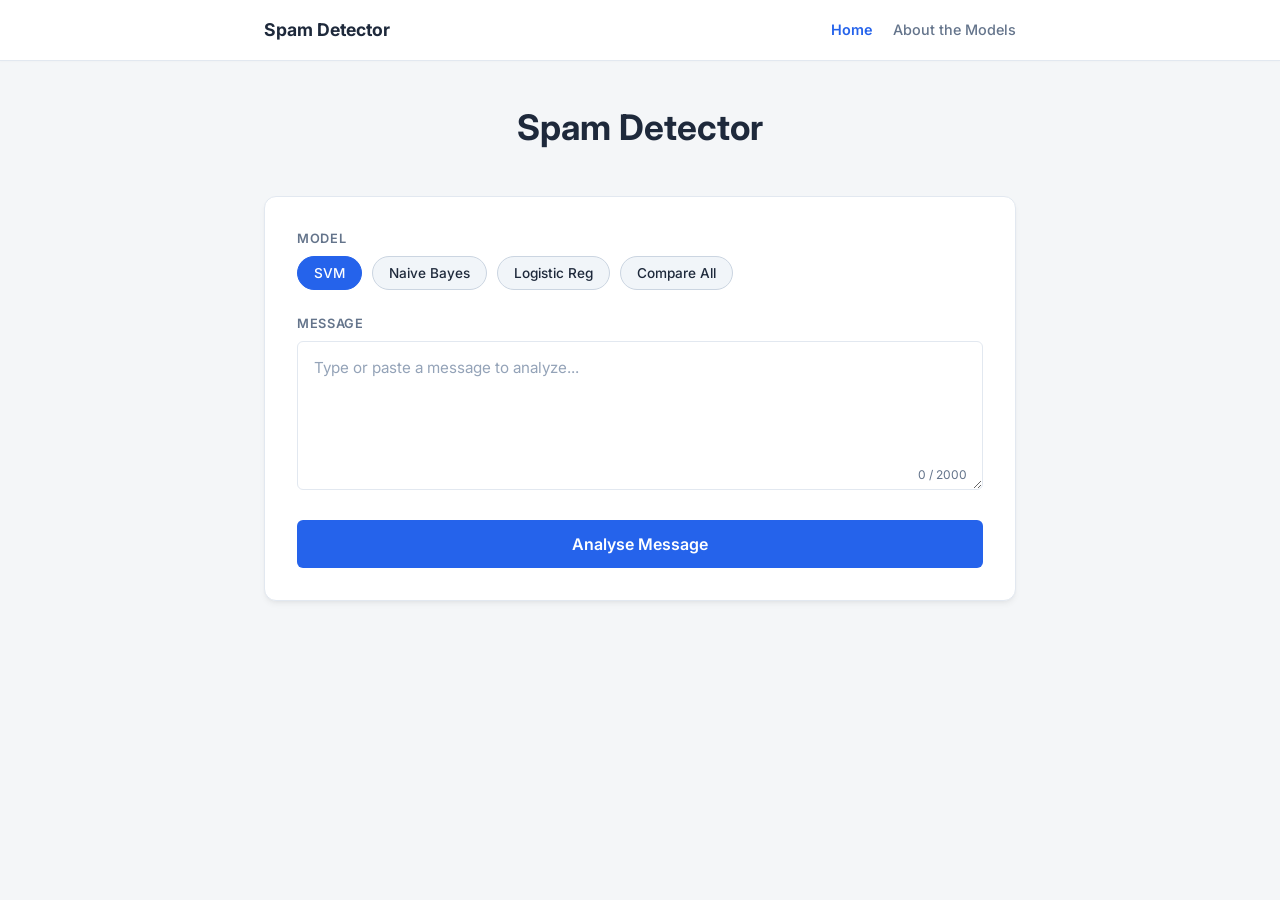
<file: frontend/index.html>
<!DOCTYPE html>
<html lang="en">
<head>
  <meta charset="UTF-8" />
  <meta name="viewport" content="width=device-width, initial-scale=1.0" />
  <title>Spam Detector</title>
  <link rel="preconnect" href="https://fonts.googleapis.com" />
  <link href="https://fonts.googleapis.com/css2?family=Inter:wght@400;500;600;700&display=swap" rel="stylesheet" />
  <link rel="stylesheet" href="style.css" />
</head>
<body>

  <!-- ── Navigation ── -->
  <nav class="navbar">
    <div class="nav-content">
      <div class="nav-brand">Spam Detector</div>
      <div class="nav-links">
        <a href="index.html" class="nav-link active">Home</a>
        <a href="about.html" class="nav-link">About the Models</a>
      </div>
    </div>
  </nav>

  <div class="wrapper">
    <!-- ── Header ── -->
    <header class="header">
      <h1>Spam Detector</h1>
    </header>

    <!-- ── Main card ── -->
    <main class="card" id="main-card">

      <!-- Model selector -->
      <div class="model-row">
        <label class="field-label" for="model-select">Model</label>
        <div class="model-pills" id="model-pills">
          <button class="pill active" data-model="svm">SVM</button>
          <button class="pill" data-model="naive_bayes">Naive Bayes</button>
          <button class="pill" data-model="logistic_regression">Logistic Reg</button>
          <button class="pill" data-model="all">Compare All</button>
        </div>
      </div>

      <!-- Text input -->
      <div class="field-group">
        <label class="field-label" for="msg-input">Message</label>
        <div class="textarea-wrap">
          <textarea
            id="msg-input"
            placeholder="Type or paste a message to analyze..."
            maxlength="2000"
            rows="5"
          ></textarea>
          <span class="char-count" id="char-count">0 / 2000</span>
        </div>
      </div>

      <!-- Action button -->
      <button class="check-btn" id="check-btn">
        <span class="btn-text">Analyse Message</span>
        <span class="btn-spinner" id="btn-spinner"></span>
      </button>

      <!-- Result area (hidden until response) -->
      <div class="result-area" id="result-area">

        <!-- Single model result -->
        <div class="result-single" id="result-single">
          <div class="result-badge" id="result-badge">SPAM</div>
          <div class="result-body">
            <div class="result-row">
              <span class="res-label">Prediction</span>
              <span class="res-value" id="res-prediction">—</span>
            </div>
            <div class="result-row">
              <span class="res-label">Spam probability</span>
              <span class="res-value" id="res-spam-prob">—</span>
            </div>
            <div class="result-row">
              <span class="res-label">Confidence</span>
              <span class="res-value" id="res-confidence">—</span>
            </div>
            <div class="result-row">
              <span class="res-label">Model</span>
              <span class="res-value" id="res-model">—</span>
            </div>
            <div class="result-row">
              <span class="res-label">Cleaned text</span>
              <span class="res-value small" id="res-cleaned">—</span>
            </div>
          </div>

          <!-- Confidence bar -->
          <div class="conf-bar-wrap">
            <div class="conf-bar-track">
              <div class="conf-bar-fill" id="conf-bar"></div>
            </div>
            <div class="conf-bar-labels">
              <span>HAM</span><span>SPAM</span>
            </div>
          </div>
        </div>

        <!-- All-models comparison table -->
        <div class="result-compare" id="result-compare">
          <h3 class="compare-title">Model Comparison</h3>
          <div class="compare-table" id="compare-table">
            <!-- filled by JS -->
          </div>
        </div>

      </div><!-- /result-area -->

      <!-- Error banner -->
      <div class="error-banner" id="error-banner">
        <span id="error-msg">Something went wrong.</span>
      </div>

    </main>

  </div><!-- /wrapper -->

  <script src="script.js"></script>
</body>
</html>
</file>
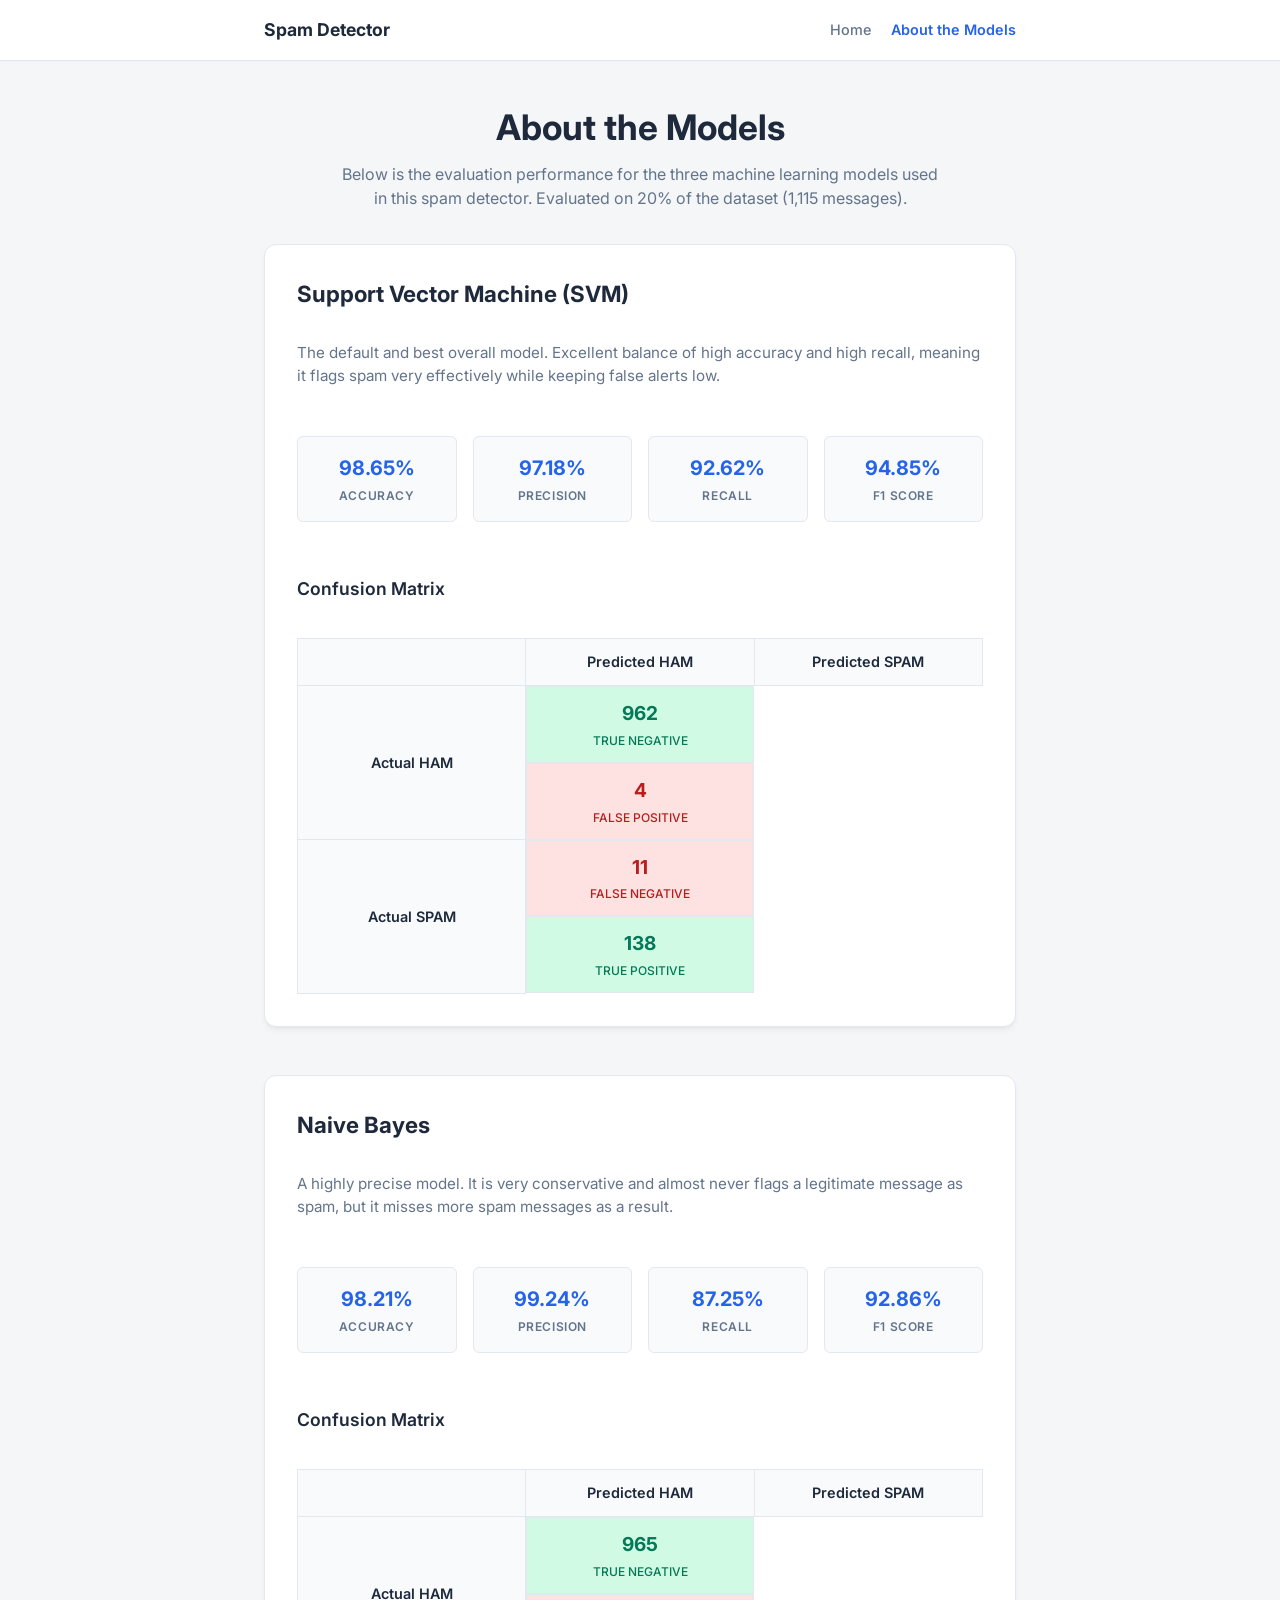
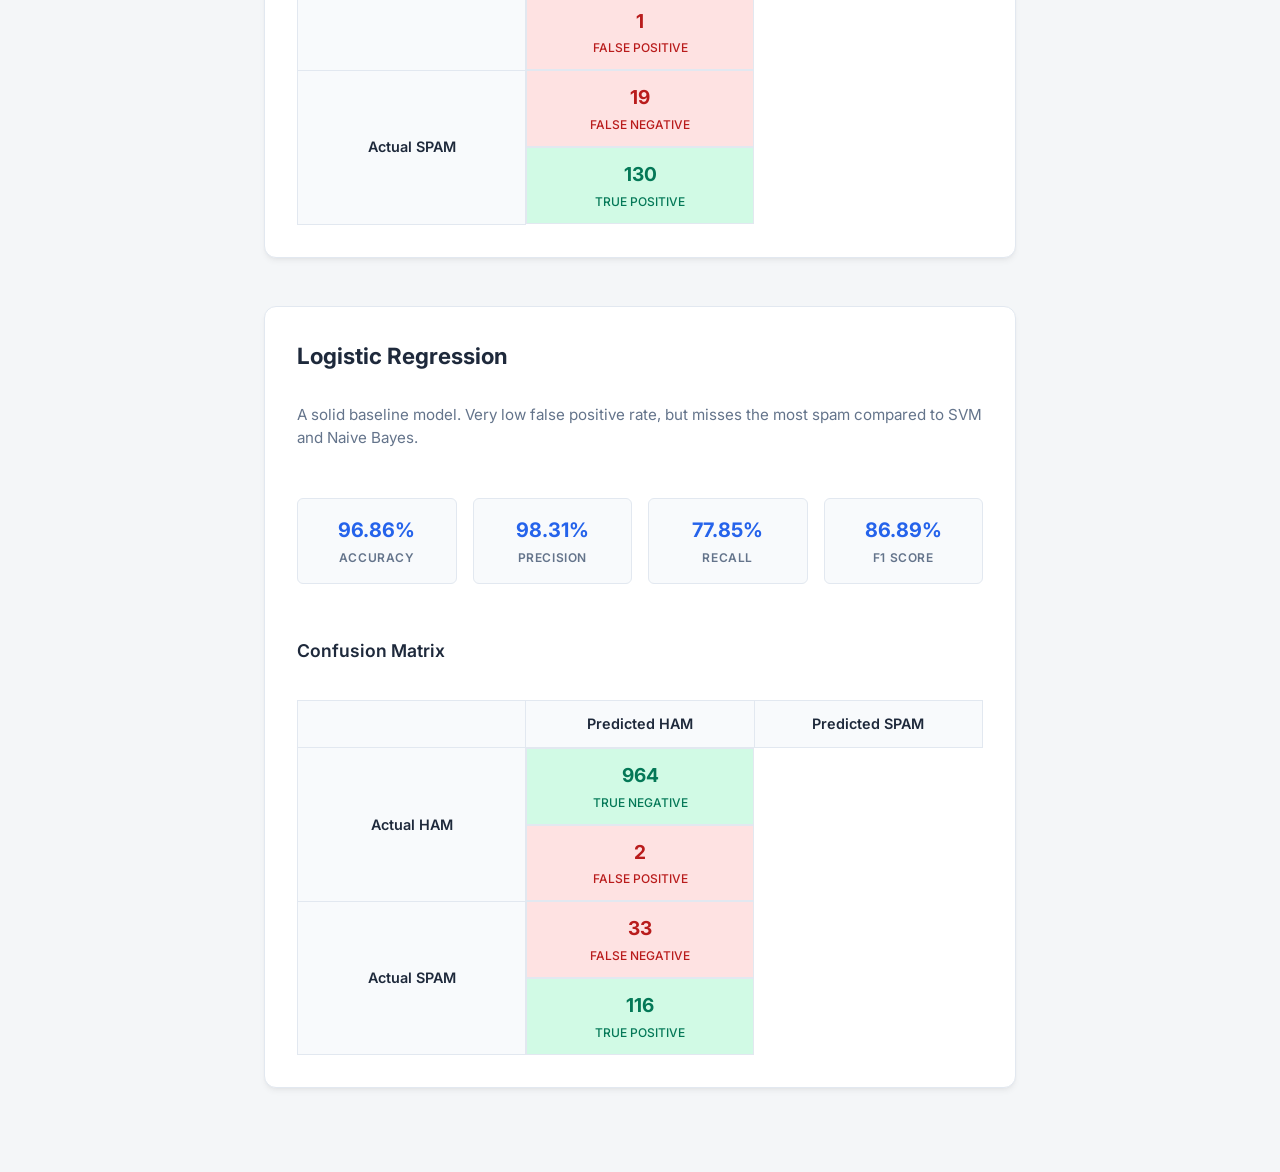
<file: frontend/about.html>
<!DOCTYPE html>
<html lang="en">
<head>
  <meta charset="UTF-8" />
  <meta name="viewport" content="width=device-width, initial-scale=1.0" />
  <title>About the Models</title>
  <link rel="preconnect" href="https://fonts.googleapis.com" />
  <link href="https://fonts.googleapis.com/css2?family=Inter:wght@400;500;600;700&display=swap" rel="stylesheet" />
  <link rel="stylesheet" href="style.css" />
</head>
<body>

  <!-- ── Navigation ── -->
  <nav class="navbar">
    <div class="nav-content">
      <div class="nav-brand">Spam Detector</div>
      <div class="nav-links">
        <a href="index.html" class="nav-link">Home</a>
        <a href="about.html" class="nav-link active">About the Models</a>
      </div>
    </div>
  </nav>

  <div class="wrapper">
    <header class="header">
      <h1>About the Models</h1>
      <p class="summary-text">
        Below is the evaluation performance for the three machine learning models used in this spam detector.
        Evaluated on 20% of the dataset (1,115 messages).
      </p>
    </header>

    <!-- ── SVM Model ── -->
    <section class="card model-section">
      <h2 class="model-title">Support Vector Machine (SVM)</h2>
      <p class="model-desc">The default and best overall model. Excellent balance of high accuracy and high recall, meaning it flags spam very effectively while keeping false alerts low.</p>
      
      <div class="metrics-grid">
        <div class="metric-card"><div class="m-val">98.65%</div><div class="m-lbl">Accuracy</div></div>
        <div class="metric-card"><div class="m-val">97.18%</div><div class="m-lbl">Precision</div></div>
        <div class="metric-card"><div class="m-val">92.62%</div><div class="m-lbl">Recall</div></div>
        <div class="metric-card"><div class="m-val">94.85%</div><div class="m-lbl">F1 Score</div></div>
      </div>

      <h3 class="cm-title">Confusion Matrix</h3>
      <table class="conf-matrix">
        <tr>
          <th></th>
          <th>Predicted HAM</th>
          <th>Predicted SPAM</th>
        </tr>
        <tr>
          <th>Actual HAM</th>
          <td class="cm-cell correct">
            <span class="cm-num">962</span>
            <span class="cm-label">True Negative</span>
          </td>
          <td class="cm-cell error">
            <span class="cm-num">4</span>
            <span class="cm-label">False Positive</span>
          </td>
        </tr>
        <tr>
          <th>Actual SPAM</th>
          <td class="cm-cell error">
            <span class="cm-num">11</span>
            <span class="cm-label">False Negative</span>
          </td>
          <td class="cm-cell correct">
            <span class="cm-num">138</span>
            <span class="cm-label">True Positive</span>
          </td>
        </tr>
      </table>
    </section>

    <!-- ── Naive Bayes ── -->
    <section class="card model-section">
      <h2 class="model-title">Naive Bayes</h2>
      <p class="model-desc">A highly precise model. It is very conservative and almost never flags a legitimate message as spam, but it misses more spam messages as a result.</p>
      
      <div class="metrics-grid">
        <div class="metric-card"><div class="m-val">98.21%</div><div class="m-lbl">Accuracy</div></div>
        <div class="metric-card"><div class="m-val">99.24%</div><div class="m-lbl">Precision</div></div>
        <div class="metric-card"><div class="m-val">87.25%</div><div class="m-lbl">Recall</div></div>
        <div class="metric-card"><div class="m-val">92.86%</div><div class="m-lbl">F1 Score</div></div>
      </div>

      <h3 class="cm-title">Confusion Matrix</h3>
      <table class="conf-matrix">
        <tr>
          <th></th>
          <th>Predicted HAM</th>
          <th>Predicted SPAM</th>
        </tr>
        <tr>
          <th>Actual HAM</th>
          <td class="cm-cell correct">
            <span class="cm-num">965</span>
            <span class="cm-label">True Negative</span>
          </td>
          <td class="cm-cell error">
            <span class="cm-num">1</span>
            <span class="cm-label">False Positive</span>
          </td>
        </tr>
        <tr>
          <th>Actual SPAM</th>
          <td class="cm-cell error">
            <span class="cm-num">19</span>
            <span class="cm-label">False Negative</span>
          </td>
          <td class="cm-cell correct">
            <span class="cm-num">130</span>
            <span class="cm-label">True Positive</span>
          </td>
        </tr>
      </table>
    </section>

    <!-- ── Logistic Regression ── -->
    <section class="card model-section">
      <h2 class="model-title">Logistic Regression</h2>
      <p class="model-desc">A solid baseline model. Very low false positive rate, but misses the most spam compared to SVM and Naive Bayes.</p>
      
      <div class="metrics-grid">
        <div class="metric-card"><div class="m-val">96.86%</div><div class="m-lbl">Accuracy</div></div>
        <div class="metric-card"><div class="m-val">98.31%</div><div class="m-lbl">Precision</div></div>
        <div class="metric-card"><div class="m-val">77.85%</div><div class="m-lbl">Recall</div></div>
        <div class="metric-card"><div class="m-val">86.89%</div><div class="m-lbl">F1 Score</div></div>
      </div>

      <h3 class="cm-title">Confusion Matrix</h3>
      <table class="conf-matrix">
        <tr>
          <th></th>
          <th>Predicted HAM</th>
          <th>Predicted SPAM</th>
        </tr>
        <tr>
          <th>Actual HAM</th>
          <td class="cm-cell correct">
            <span class="cm-num">964</span>
            <span class="cm-label">True Negative</span>
          </td>
          <td class="cm-cell error">
            <span class="cm-num">2</span>
            <span class="cm-label">False Positive</span>
          </td>
        </tr>
        <tr>
          <th>Actual SPAM</th>
          <td class="cm-cell error">
            <span class="cm-num">33</span>
            <span class="cm-label">False Negative</span>
          </td>
          <td class="cm-cell correct">
            <span class="cm-num">116</span>
            <span class="cm-label">True Positive</span>
          </td>
        </tr>
      </table>
    </section>

  </div>

</body>
</html>
</file>
<file: frontend/style.css>
/* ── Reset & Base ── */
*, *::before, *::after { box-sizing: border-box; margin: 0; padding: 0; }

:root {
  --bg:          #f4f6f8;
  --bg-nav:      #ffffff;
  --card:        #ffffff;
  --border:      #e2e8f0;
  --accent:      #2563eb;       /* Corporate blue */
  --accent-hover:#1d4ed8;
  --spam-color:  #ef4444;       /* Red */
  --spam-bg:     #fee2e2;
  --ham-color:   #10b981;       /* Green */
  --ham-bg:      #d1fae5;
  --text-main:   #1e293b;
  --text-muted:  #64748b;
  --radius:      12px;
  --radius-sm:   6px;
  --shadow:      0 4px 6px -1px rgba(0, 0, 0, 0.05), 0 2px 4px -2px rgba(0, 0, 0, 0.05);
  --font:        'Inter', system-ui, sans-serif;
  --transition:  0.2s ease-in-out;
}

html { scroll-behavior: smooth; }

body {
  font-family: var(--font);
  background:  var(--bg);
  color:       var(--text-main);
  min-height:  100vh;
  line-height: 1.5;
}

/* ── Navigation ── */
.navbar {
  background: var(--bg-nav);
  border-bottom: 1px solid var(--border);
  position: sticky;
  top: 0;
  z-index: 100;
  box-shadow: 0 1px 2px rgba(0,0,0,0.02);
}

.nav-content {
  max-width: 800px;
  margin: 0 auto;
  padding: 0 24px;
  height: 60px;
  display: flex;
  align-items: center;
  justify-content: space-between;
}

.nav-brand {
  font-weight: 700;
  font-size: 1.1rem;
  color: var(--text-main);
}

.nav-links {
  display: flex;
  gap: 20px;
}

.nav-link {
  text-decoration: none;
  font-size: 0.9rem;
  font-weight: 500;
  color: var(--text-muted);
  transition: var(--transition);
}

.nav-link:hover {
  color: var(--accent);
}

.nav-link.active {
  color: var(--accent);
  font-weight: 600;
}


/* ── Layout ── */
.wrapper {
  max-width: 800px;
  margin: 0 auto;
  padding: 40px 24px 60px;
  display: flex;
  flex-direction: column;
  gap: 24px;
}

/* ── Header ── */
.header { text-align: center; margin-bottom: 10px; }

h1 {
  font-size: 2.2rem;
  font-weight: 700;
  color: var(--text-main);
  margin-bottom: 8px;
}

.summary-text {
  color: var(--text-muted);
  font-size: 1rem;
  max-width: 600px;
  margin: 0 auto;
}

/* ── Card ── */
.card {
  background: var(--card);
  border: 1px solid var(--border);
  border-radius: var(--radius);
  padding: 32px;
  box-shadow: var(--shadow);
  display: flex;
  flex-direction: column;
  gap: 24px;
}

/* ── Model pills (Main Page) ── */
.model-row { display: flex; flex-direction: column; gap: 8px; }

.field-label {
  font-size: 0.8rem;
  font-weight: 600;
  text-transform: uppercase;
  color: var(--text-muted);
  letter-spacing: 0.05em;
}

.model-pills {
  display: flex;
  flex-wrap: wrap;
  gap: 10px;
}

.pill {
  background: #f1f5f9;
  border: 1px solid #cbd5e1;
  color: var(--text-main);
  padding: 8px 16px;
  border-radius: 99px;
  font-family: var(--font);
  font-size: 0.85rem;
  font-weight: 500;
  cursor: pointer;
  transition: var(--transition);
}

.pill:hover { background: #e2e8f0; }

.pill.active {
  background: var(--accent);
  border-color: var(--accent);
  color: #ffffff;
}

/* ── Textarea ── */
.field-group { display: flex; flex-direction: column; gap: 8px; }

.textarea-wrap { position: relative; }

textarea {
  width: 100%;
  background: #ffffff;
  border: 1px solid var(--border);
  border-radius: var(--radius-sm);
  color: var(--text-main);
  font-family: var(--font);
  font-size: 0.95rem;
  padding: 16px;
  padding-bottom: 36px;
  resize: vertical;
  transition: var(--transition);
  outline: none;
}

textarea::placeholder { color: #94a3b8; }

textarea:focus {
  border-color: var(--accent);
  box-shadow: 0 0 0 3px rgba(37, 99, 235, 0.1);
}

.char-count {
  position: absolute;
  bottom: 12px;
  right: 16px;
  font-size: 0.75rem;
  color: var(--text-muted);
  pointer-events: none;
}

/* ── Check button ── */
.check-btn {
  position: relative;
  background: var(--accent);
  color: #fff;
  font-family: var(--font);
  font-size: 1rem;
  font-weight: 600;
  padding: 14px 24px;
  border: none;
  border-radius: var(--radius-sm);
  cursor: pointer;
  transition: var(--transition);
}

.check-btn:hover:not(:disabled) {
  background: var(--accent-hover);
}

.check-btn:disabled {
  opacity: 0.7;
  cursor: not-allowed;
}

.btn-spinner {
  display: none;
  width: 18px; height: 18px;
  border: 2px solid rgba(255,255,255,0.4);
  border-top-color: #fff;
  border-radius: 50%;
  animation: spin 0.8s linear infinite;
  margin-left: 10px;
  vertical-align: middle;
}

.check-btn.loading .btn-spinner { display: inline-block; }

@keyframes spin { to { transform: rotate(360deg); } }

/* ── Result area ── */
.result-area {
  display: none;
  margin-top: 10px;
  padding-top: 24px;
  border-top: 1px solid var(--border);
}
.result-area.visible { display: block; }

.result-badge {
  display: inline-block;
  font-size: 1.1rem;
  font-weight: 700;
  padding: 6px 16px;
  border-radius: var(--radius-sm);
  margin-bottom: 20px;
}

.result-badge.spam { background: var(--spam-bg); color: #b91c1c; }
.result-badge.ham  { background: var(--ham-bg);  color: #047857; }

.result-body { display: flex; flex-direction: column; gap: 8px; margin-bottom: 20px; }

.result-row {
  display: flex;
  align-items: flex-start;
  justify-content: space-between;
  gap: 16px;
  font-size: 0.9rem;
  padding: 8px 0;
  border-bottom: 1px solid #f1f5f9;
}

.res-label { color: var(--text-muted); flex-shrink: 0; }
.res-value { font-weight: 600; text-align: right; color: var(--text-main); word-break: break-word;}
.res-value.small { font-weight: 400; font-size: 0.85rem; color: var(--text-muted); }

/* Confidence bar */
.conf-bar-wrap { margin-top: 10px; }
.conf-bar-track {
  height: 8px;
  background: #e2e8f0;
  border-radius: 99px;
  overflow: hidden;
}
.conf-bar-fill {
  height: 100%;
  border-radius: 99px;
  transition: width 0.5s ease-out;
  width: 0%;
}
.conf-bar-fill.spam { background: var(--spam-color); }
.conf-bar-fill.ham  { background: var(--ham-color); }

.conf-bar-labels {
  display: flex;
  justify-content: space-between;
  font-size: 0.75rem;
  color: var(--text-muted);
  margin-top: 6px;
  font-weight: 500;
}

/* Compare table */
.result-compare { display: none; }
.result-compare.visible { display: block; }

.compare-title { 
  font-size: 0.9rem; 
  font-weight: 600; 
  color: var(--text-main); 
  margin-bottom: 16px; 
}

.compare-table { display: flex; flex-direction: column; gap: 8px; }

.compare-row {
  display: grid;
  grid-template-columns: 1fr auto auto auto;
  align-items: center;
  gap: 16px;
  background: #f8fafc;
  border: 1px solid var(--border);
  border-radius: var(--radius-sm);
  padding: 12px 16px;
  font-size: 0.9rem;
}

.cmp-model { font-weight: 600; color: var(--text-main); }
.cmp-badge { 
  padding: 4px 10px; 
  border-radius: 4px; 
  font-weight: 600; 
  font-size: 0.8rem; 
}
.cmp-badge.spam { background: var(--spam-bg); color: #b91c1c; }
.cmp-badge.ham  { background: var(--ham-bg); color: #047857; }

.cmp-conf { color: var(--text-muted); font-size: 0.85rem; }

.cmp-bar-mini { 
  width: 100px; 
  height: 6px; 
  background: #e2e8f0; 
  border-radius: 99px; 
  overflow: hidden; 
}
.cmp-bar-mini-fill { height: 100%; border-radius: 99px; }

/* ── Error banner ── */
.error-banner {
  display: none;
  background: #fef2f2;
  border: 1px solid #fecaca;
  color: #b91c1c;
  border-radius: var(--radius-sm);
  padding: 12px 16px;
  font-size: 0.9rem;
  margin-top: 10px;
}
.error-banner.visible { display: block; }

/* ── About the Models Page Specifics ── */
.model-section {
  margin-bottom: 24px;
}

.model-title {
  font-size: 1.4rem;
  color: var(--text-main);
  margin-bottom: 8px;
}

.model-desc {
  color: var(--text-muted);
  font-size: 0.95rem;
  margin-bottom: 24px;
}

.metrics-grid {
  display: grid;
  grid-template-columns: repeat(4, 1fr);
  gap: 16px;
  margin-bottom: 30px;
}

.metric-card {
  background: #f8fafc;
  border: 1px solid var(--border);
  border-radius: var(--radius-sm);
  padding: 16px;
  text-align: center;
}

.m-val {
  font-size: 1.25rem;
  font-weight: 700;
  color: var(--accent);
  margin-bottom: 4px;
}

.m-lbl {
  font-size: 0.75rem;
  color: var(--text-muted);
  text-transform: uppercase;
  font-weight: 600;
  letter-spacing: 0.05em;
}

.cm-title {
  font-size: 1.1rem;
  font-weight: 600;
  margin-bottom: 12px;
  color: var(--text-main);
}

.conf-matrix {
  width: 100%;
  border-collapse: collapse;
  font-size: 0.9rem;
}

.conf-matrix th, .conf-matrix td {
  border: 1px solid var(--border);
  padding: 12px;
  text-align: center;
}

.conf-matrix th {
  background: #f8fafc;
  font-weight: 600;
  color: var(--text-main);
  width: 33%;
}

.cm-cell {
  display: flex;
  flex-direction: column;
  gap: 4px;
}

.cm-num {
  font-size: 1.2rem;
  font-weight: 700;
}

.cm-label {
  font-size: 0.75rem;
  text-transform: uppercase;
  font-weight: 500;
}

.cm-cell.correct { background: var(--ham-bg); color: #047857; }
.cm-cell.error { background: var(--spam-bg); color: #b91c1c; }


/* ── Responsive ── */
@media (max-width: 600px) {
  .wrapper { padding: 24px 16px 40px; }
  .card { padding: 20px; }
  .metrics-grid { grid-template-columns: repeat(2, 1fr); }
  .compare-row { grid-template-columns: 1fr auto auto; }
  .cmp-bar-mini { display: none; }
}
</file>
